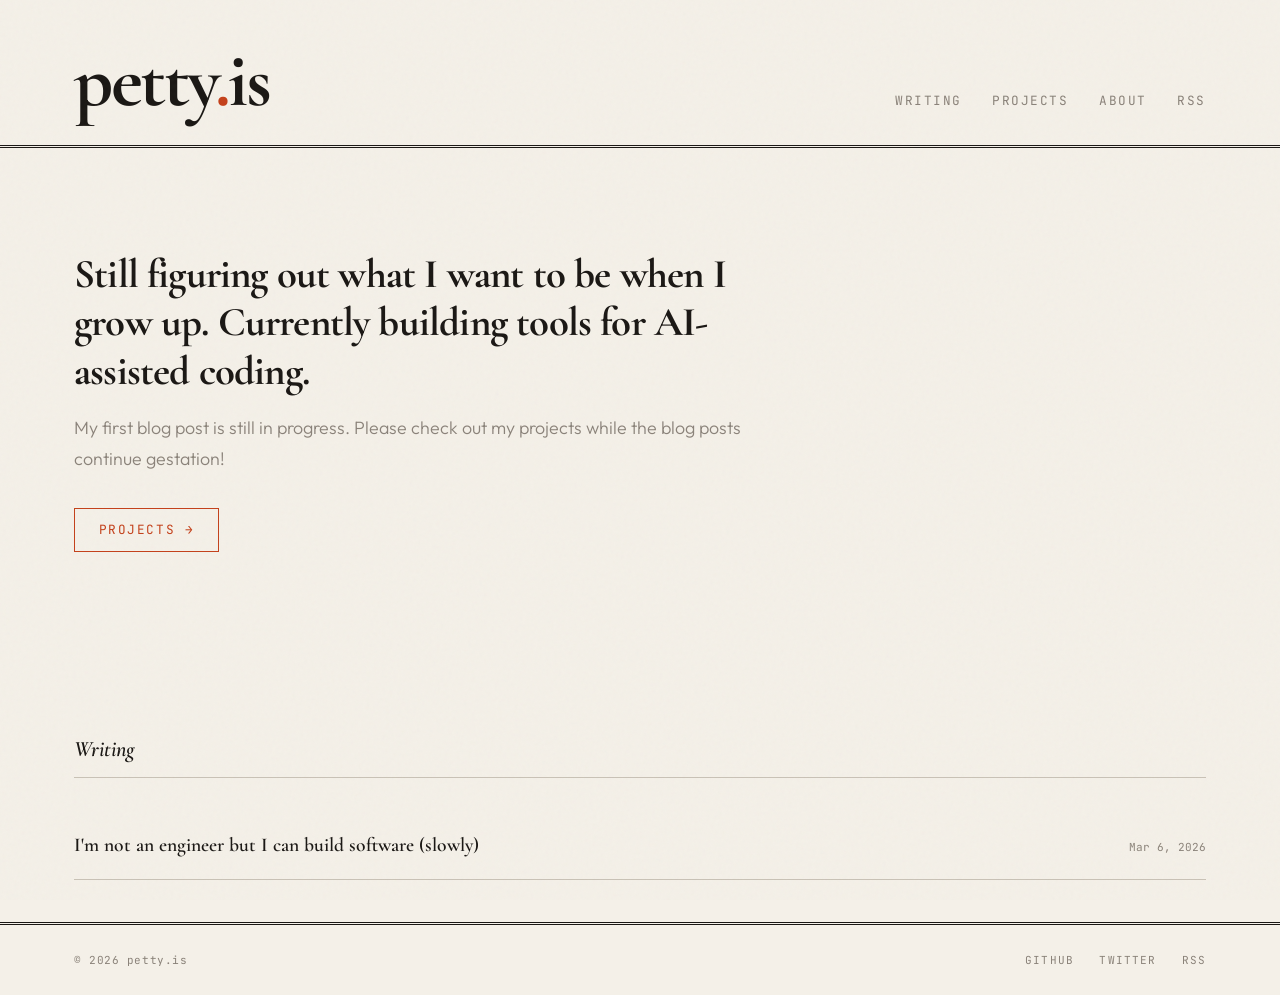
<file: index.html>
<!DOCTYPE html>
<html lang="en">
<head>
  <meta charset="UTF-8">
  <meta name="viewport" content="width=device-width, initial-scale=1.0">
  <title>petty.is</title>
  <meta name="description" content="Writing by Alec Petty (with much help from Claude) — discussing what I'm building and what's on my mind.">
  <link rel="stylesheet" href="style.css">
  <!-- Add your favicon here -->
  <!-- <link rel="icon" href="/favicon.ico"> -->
</head>
<body>
  <div class="site-wrapper">

    <!-- ======== MASTHEAD ======== -->
    <header class="masthead">
      <div class="container">
        <div class="masthead-inner">
          <a href="/" class="site-title">petty<span>.</span>is</a>
          <nav class="masthead-nav">
            <a href="/">Writing</a>
            <a href="/projects.html">Projects</a>
            <a href="/about.html">About</a>
            <a href="/rss.xml">RSS</a>
          </nav>
        </div>
      </div>
    </header>

    <main>
      <div class="container">
        <section class="landing">
          <p class="landing-intro">
            Still figuring out what I want to be when I grow up. Currently building tools for AI-assisted coding.
          </p>
          <p class="landing-sub">
            My first blog post is still in progress. Please check out my projects while the blog posts continue gestation!
          </p>
          <a href="/projects.html" class="landing-cta">Projects &rarr;</a>
        </section>
      </div>

      <div class="container">
        <section class="posts-section" id="writing" style="display:none;">
          <div class="section-header">
            <h2 class="section-title">Writing</h2>
          </div>
          <ul class="post-list" id="post-list"></ul>
        </section>
      </div>
    </main>

  <script>
    fetch('/posts.json')
      .then(r => r.json())
      .then(posts => {
        if (!posts.length) return;
        const list = document.getElementById('post-list');
        posts.forEach(post => {
          const li = document.createElement('li');
          const date = new Date(post.date + 'T00:00:00');
          const formatted = date.toLocaleDateString('en-US', { month: 'short', day: 'numeric', year: 'numeric' });
          li.innerHTML =
            '<span class="post-list-title"><a href="/posts/' + post.slug + '.html">' + post.title + '</a></span>' +
            '<span class="post-list-date">' + formatted + '</span>';
          list.appendChild(li);
        });
        document.getElementById('writing').style.display = '';
      })
      .catch(() => {});
  </script>

    <!-- ======== FOOTER ======== -->
    <footer class="site-footer">
      <div class="container">
        <div class="footer-inner">
          <span class="footer-copy">&copy; 2026 petty.is</span>
          <div class="footer-links">
            <a href="https://github.com/a-petty">GitHub</a>
            <a href="https://twitter.com/">Twitter</a>
            <a href="/rss.xml">RSS</a>
          </div>
        </div>
      </div>
    </footer>

  </div>

</body>
</html>
</file>
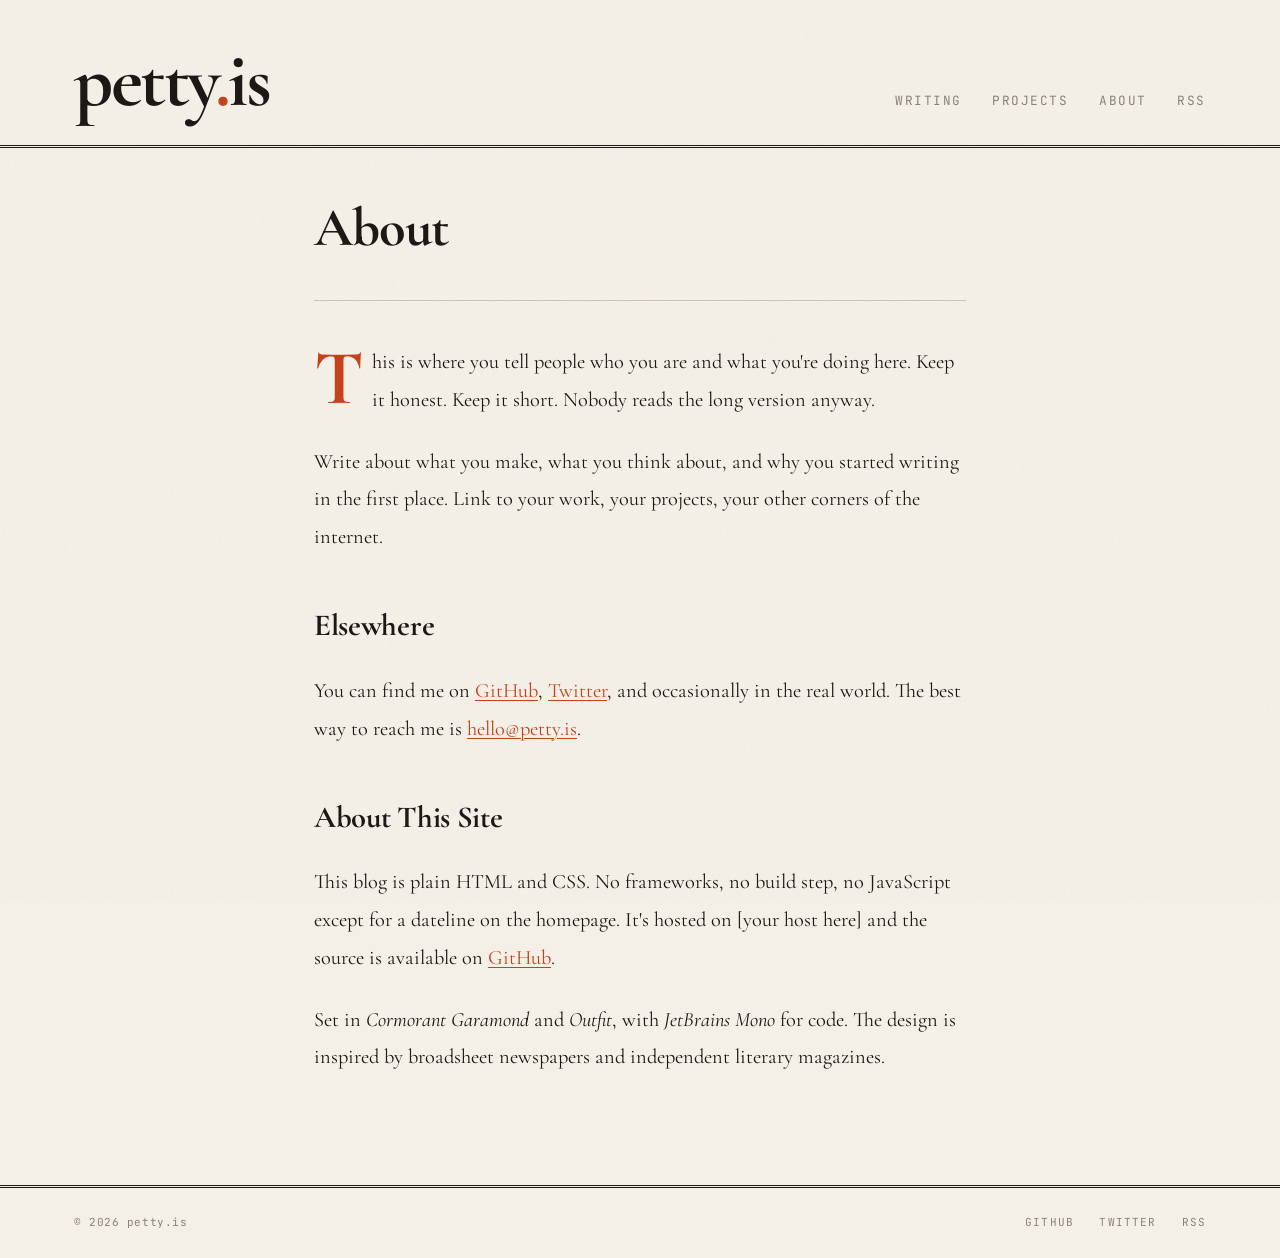
<file: about.html>
<!DOCTYPE html>
<html lang="en">
<head>
  <meta charset="UTF-8">
  <meta name="viewport" content="width=device-width, initial-scale=1.0">
  <title>About — petty.is</title>
  <meta name="description" content="About Petty and this blog.">
  <link rel="stylesheet" href="style.css">
</head>
<body>
  <div class="site-wrapper">

    <header class="masthead">
      <div class="container">
        <div class="masthead-inner">
          <a href="/" class="site-title">petty<span>.</span>is</a>
          <nav class="masthead-nav">
            <a href="/">Writing</a>
            <a href="/projects.html">Projects</a>
            <a href="/about.html">About</a>
            <a href="/rss.xml">RSS</a>
          </nav>
        </div>
      </div>
    </header>

    <main>
      <article class="article">
        <header class="article-header">
          <h1 class="article-title">About</h1>
        </header>

        <div class="prose">
          <p>
            This is where you tell people who you are and what you're doing here.
            Keep it honest. Keep it short. Nobody reads the long version anyway.
          </p>

          <p>
            Write about what you make, what you think about, and why you
            started writing in the first place. Link to your work, your
            projects, your other corners of the internet.
          </p>

          <h2>Elsewhere</h2>

          <p>
            You can find me on <a href="https://github.com/">GitHub</a>,
            <a href="https://twitter.com/">Twitter</a>, and occasionally
            in the real world. The best way to reach me is
            <a href="mailto:hello@petty.is">hello@petty.is</a>.
          </p>

          <h2>About This Site</h2>

          <p>
            This blog is plain HTML and CSS. No frameworks, no build step,
            no JavaScript except for a dateline on the homepage. It's hosted
            on [your host here] and the source is available on
            <a href="https://github.com/a-petty">GitHub</a>.
          </p>

          <p>
            Set in <em>Cormorant Garamond</em> and <em>Outfit</em>, with
            <em>JetBrains Mono</em> for code. The design is inspired by
            broadsheet newspapers and independent literary magazines.
          </p>
        </div>
      </article>
    </main>

    <footer class="site-footer">
      <div class="container">
        <div class="footer-inner">
          <span class="footer-copy">&copy; 2026 petty.is</span>
          <div class="footer-links">
            <a href="https://github.com/a-petty">GitHub</a>
            <a href="https://twitter.com/">Twitter</a>
            <a href="/rss.xml">RSS</a>
          </div>
        </div>
      </div>
    </footer>

  </div>
</body>
</html>
</file>
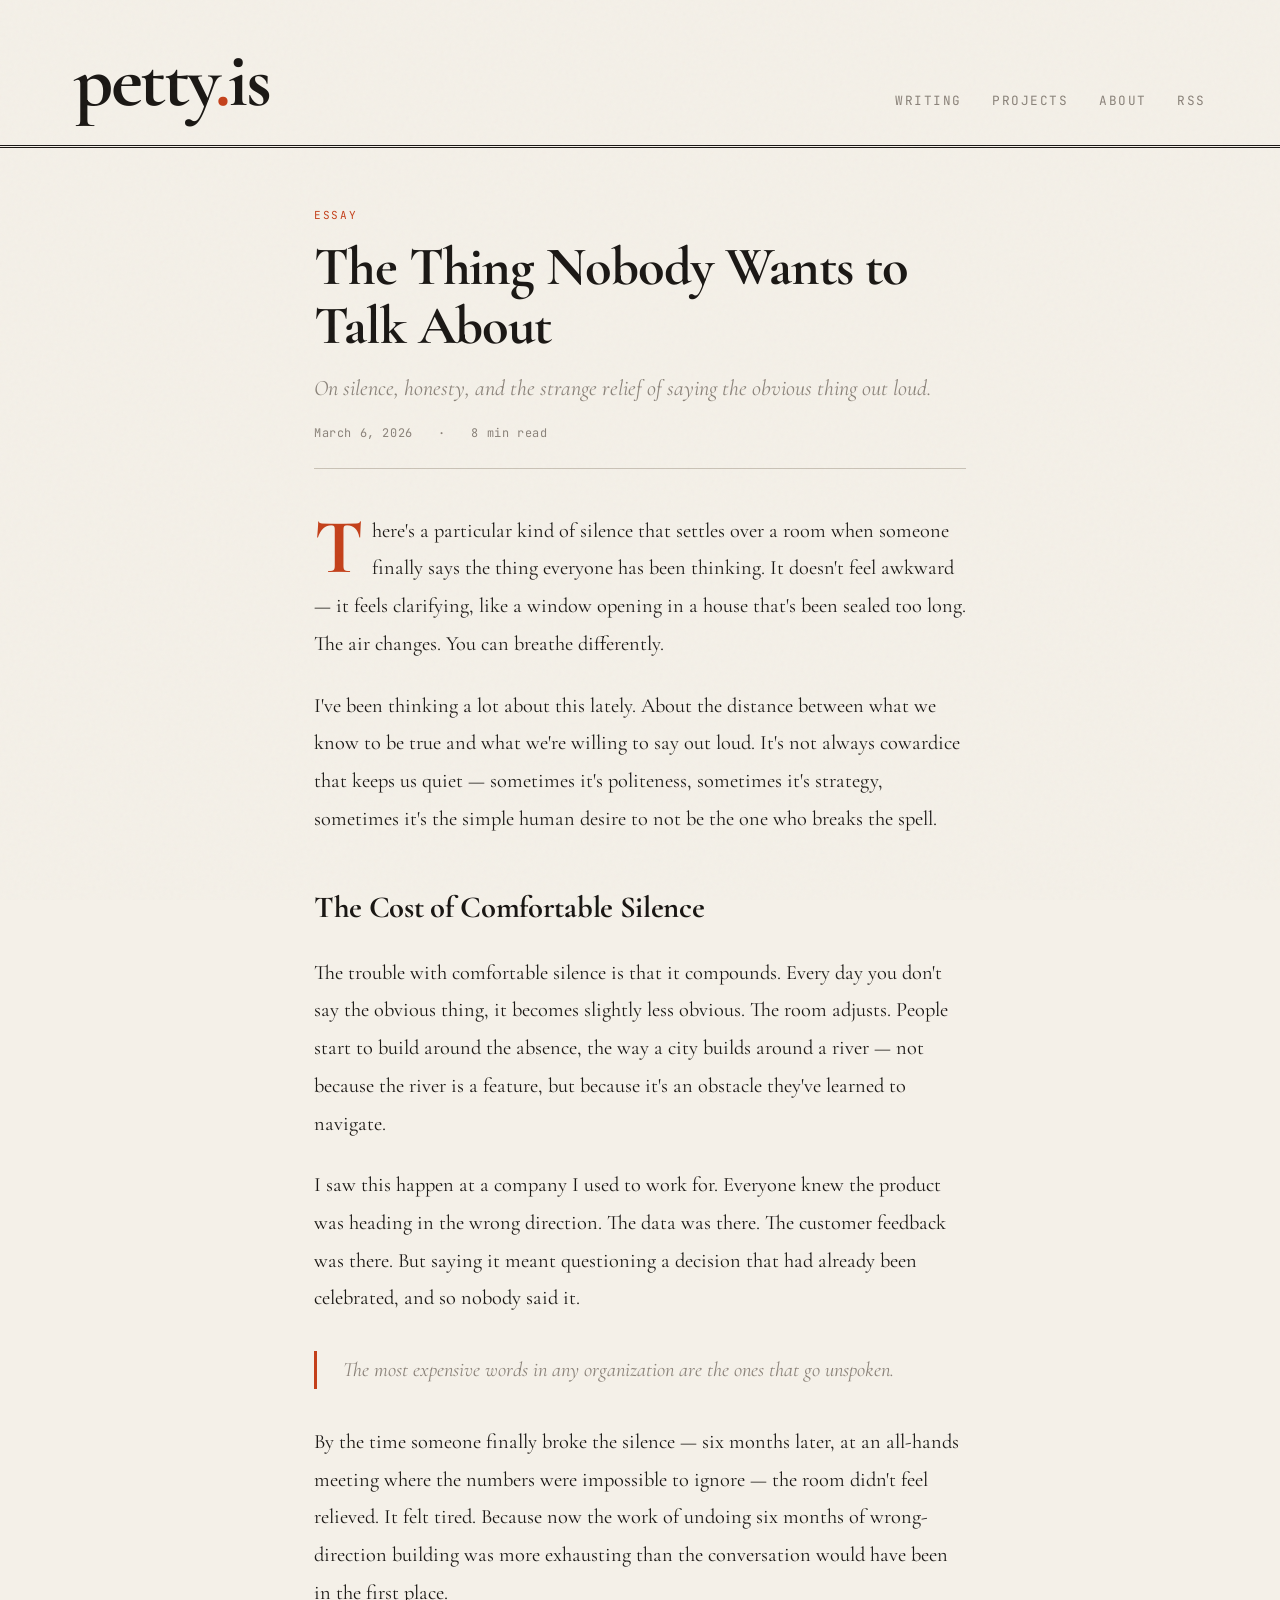
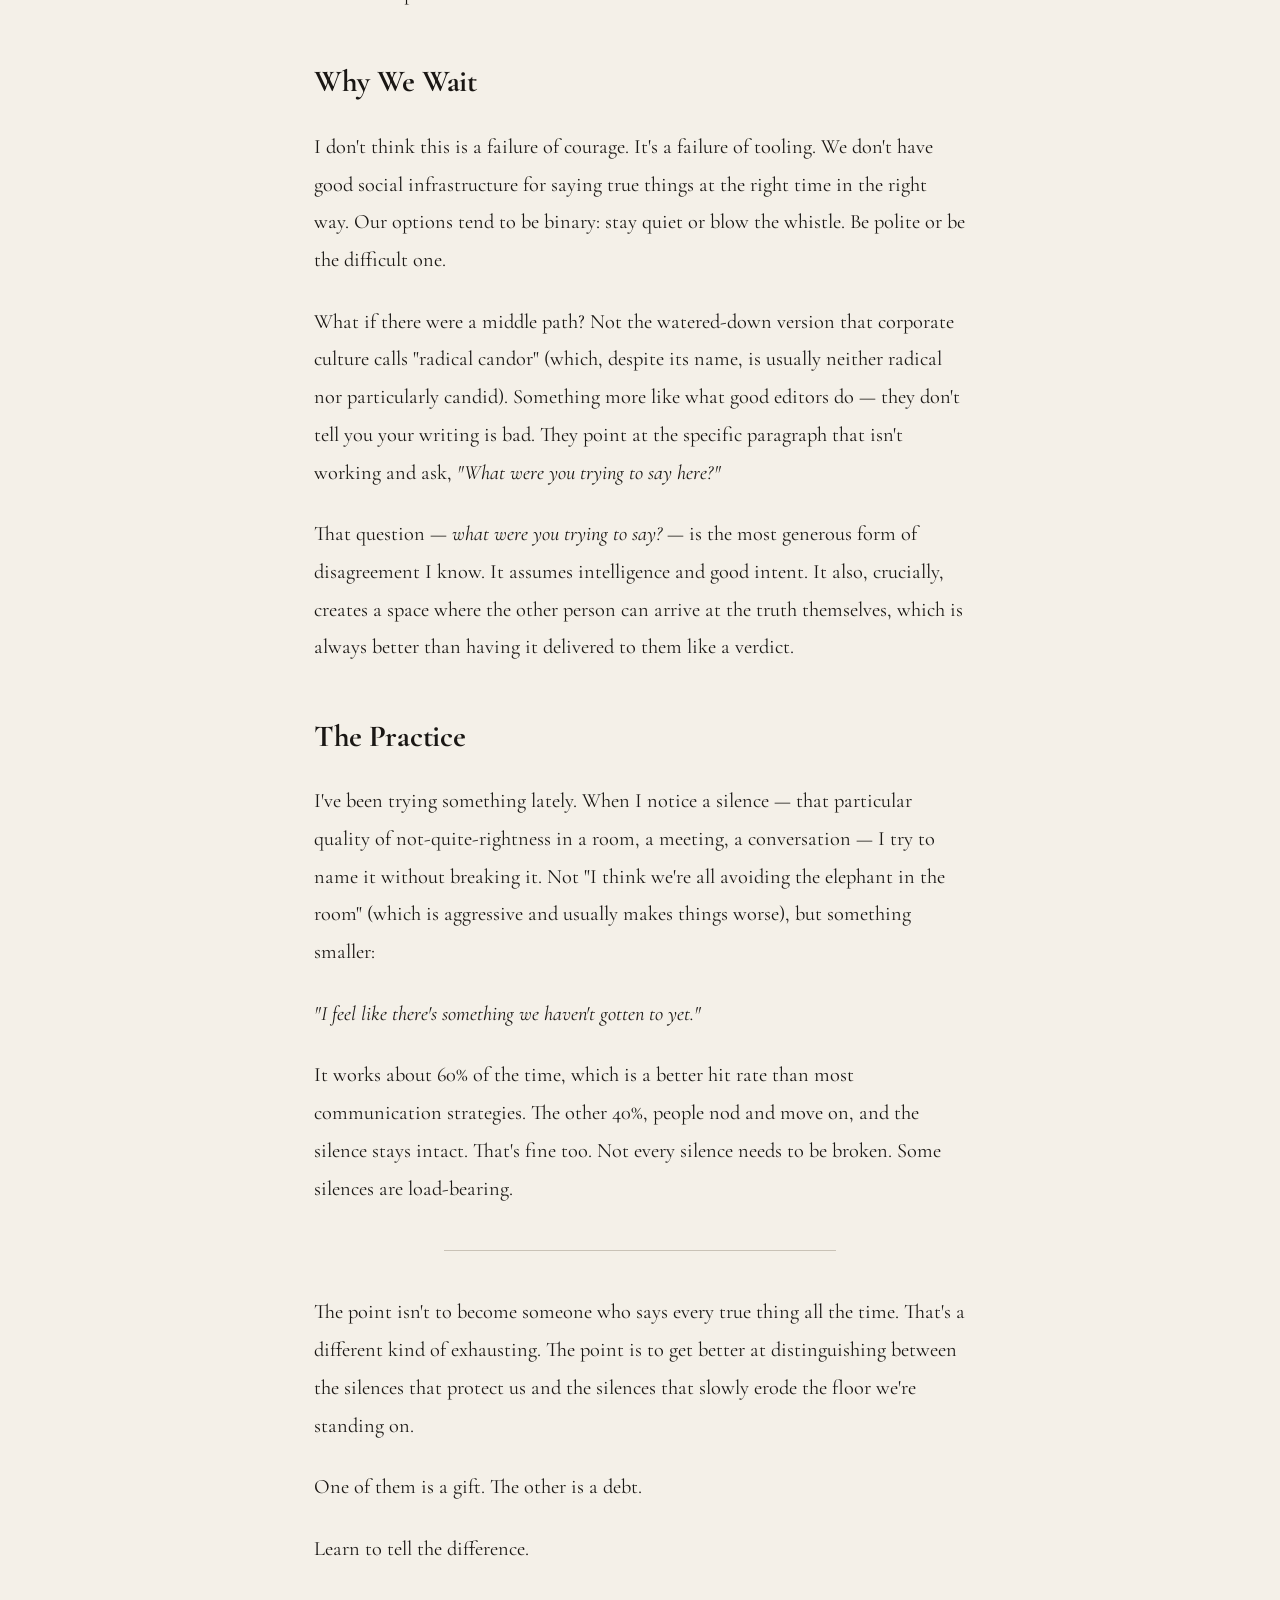
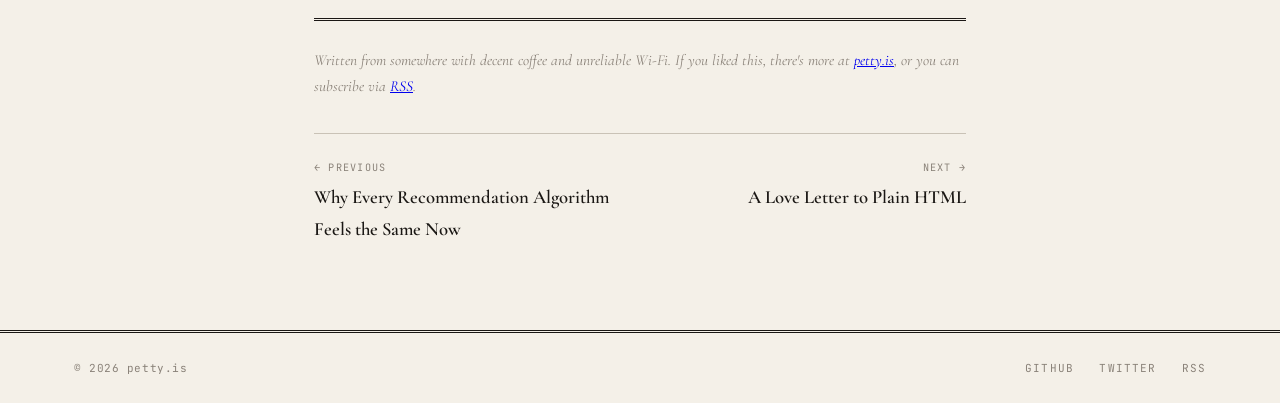
<file: post.html>
<!DOCTYPE html>
<html lang="en">
<head>
  <meta charset="UTF-8">
  <meta name="viewport" content="width=device-width, initial-scale=1.0">
  <title>The Thing Nobody Wants to Talk About — petty.is</title>
  <meta name="description" content="There's a particular kind of silence that settles over a room when someone says what everyone is already thinking.">
  <link rel="stylesheet" href="style.css">
</head>
<body>
  <div class="site-wrapper">

    <!-- ======== MASTHEAD ======== -->
    <header class="masthead">
      <div class="container">
        <div class="masthead-inner">
          <a href="/" class="site-title">petty<span>.</span>is</a>
          <nav class="masthead-nav">
            <a href="/">Writing</a>
            <a href="/projects.html">Projects</a>
            <a href="/about.html">About</a>
            <a href="/rss.xml">RSS</a>
          </nav>
        </div>
      </div>
    </header>

    <main>
      <article class="article">
        <!-- ======== ARTICLE HEADER ======== -->
        <header class="article-header">
          <span class="article-tag">Essay</span>
          <h1 class="article-title">The Thing Nobody Wants to Talk About</h1>
          <p class="article-subtitle">
            On silence, honesty, and the strange relief of saying
            the obvious thing out loud.
          </p>
          <div class="article-meta">
            <span>March 6, 2026</span>
            <span>8 min read</span>
          </div>
        </header>

        <!-- ======== ARTICLE BODY ======== -->
        <div class="prose">
          <p>
            There's a particular kind of silence that settles over a room when
            someone finally says the thing everyone has been thinking. It doesn't
            feel awkward — it feels clarifying, like a window opening in a house
            that's been sealed too long. The air changes. You can breathe
            differently.
          </p>

          <p>
            I've been thinking a lot about this lately. About the distance
            between what we know to be true and what we're willing to say out
            loud. It's not always cowardice that keeps us quiet — sometimes
            it's politeness, sometimes it's strategy, sometimes it's the simple
            human desire to not be the one who breaks the spell.
          </p>

          <h2>The Cost of Comfortable Silence</h2>

          <p>
            The trouble with comfortable silence is that it compounds. Every day
            you don't say the obvious thing, it becomes slightly less obvious.
            The room adjusts. People start to build around the absence, the way
            a city builds around a river — not because the river is a feature,
            but because it's an obstacle they've learned to navigate.
          </p>

          <p>
            I saw this happen at a company I used to work for. Everyone knew the
            product was heading in the wrong direction. The data was there. The
            customer feedback was there. But saying it meant questioning a
            decision that had already been celebrated, and so nobody said it.
          </p>

          <blockquote>
            <p>
              The most expensive words in any organization are the ones
              that go unspoken.
            </p>
          </blockquote>

          <p>
            By the time someone finally broke the silence — six months later,
            at an all-hands meeting where the numbers were impossible to
            ignore — the room didn't feel relieved. It felt tired. Because now
            the work of undoing six months of wrong-direction building was more
            exhausting than the conversation would have been in the first place.
          </p>

          <h2>Why We Wait</h2>

          <p>
            I don't think this is a failure of courage. It's a failure of
            tooling. We don't have good social infrastructure for saying true
            things at the right time in the right way. Our options tend to be
            binary: stay quiet or blow the whistle. Be polite or be the
            difficult one.
          </p>

          <p>
            What if there were a middle path? Not the watered-down version
            that corporate culture calls "radical candor" (which, despite its
            name, is usually neither radical nor particularly candid). Something
            more like what good editors do — they don't tell you your writing
            is bad. They point at the specific paragraph that isn't working and
            ask, <em>"What were you trying to say here?"</em>
          </p>

          <p>
            That question — <em>what were you trying to say?</em> — is the
            most generous form of disagreement I know. It assumes intelligence
            and good intent. It also, crucially, creates a space where the
            other person can arrive at the truth themselves, which is always
            better than having it delivered to them like a verdict.
          </p>

          <h2>The Practice</h2>

          <p>
            I've been trying something lately. When I notice a silence — that
            particular quality of not-quite-rightness in a room, a meeting, a
            conversation — I try to name it without breaking it. Not "I think
            we're all avoiding the elephant in the room" (which is aggressive
            and usually makes things worse), but something smaller:
          </p>

          <p>
            <em>"I feel like there's something we haven't gotten to yet."</em>
          </p>

          <p>
            It works about 60% of the time, which is a better hit rate than
            most communication strategies. The other 40%, people nod and
            move on, and the silence stays intact. That's fine too. Not every
            silence needs to be broken. Some silences are load-bearing.
          </p>

          <hr>

          <p>
            The point isn't to become someone who says every true thing all
            the time. That's a different kind of exhausting. The point is to get
            better at distinguishing between the silences that protect us and
            the silences that slowly erode the floor we're standing on.
          </p>

          <p>
            One of them is a gift. The other is a debt.
          </p>

          <p>
            Learn to tell the difference.
          </p>
        </div>

        <!-- ======== ARTICLE FOOTER ======== -->
        <footer class="article-footer">
          <p class="article-footer-bio">
            Written from somewhere with decent coffee and unreliable Wi-Fi.
            If you liked this, there's more at <a href="/">petty.is</a>,
            or you can subscribe via <a href="/rss.xml">RSS</a>.
          </p>

          <nav class="post-nav">
            <a href="post.html" class="post-nav-prev">
              <div class="post-nav-label">&larr; Previous</div>
              <div class="post-nav-title">Why Every Recommendation Algorithm Feels the Same Now</div>
            </a>
            <a href="post.html" class="post-nav-next">
              <div class="post-nav-label">Next &rarr;</div>
              <div class="post-nav-title">A Love Letter to Plain HTML</div>
            </a>
          </nav>
        </footer>
      </article>
    </main>

    <!-- ======== FOOTER ======== -->
    <footer class="site-footer">
      <div class="container">
        <div class="footer-inner">
          <span class="footer-copy">&copy; 2026 petty.is</span>
          <div class="footer-links">
            <a href="https://github.com/a-petty">GitHub</a>
            <a href="https://twitter.com/">Twitter</a>
            <a href="/rss.xml">RSS</a>
          </div>
        </div>
      </div>
    </footer>

  </div>
</body>
</html>
</file>
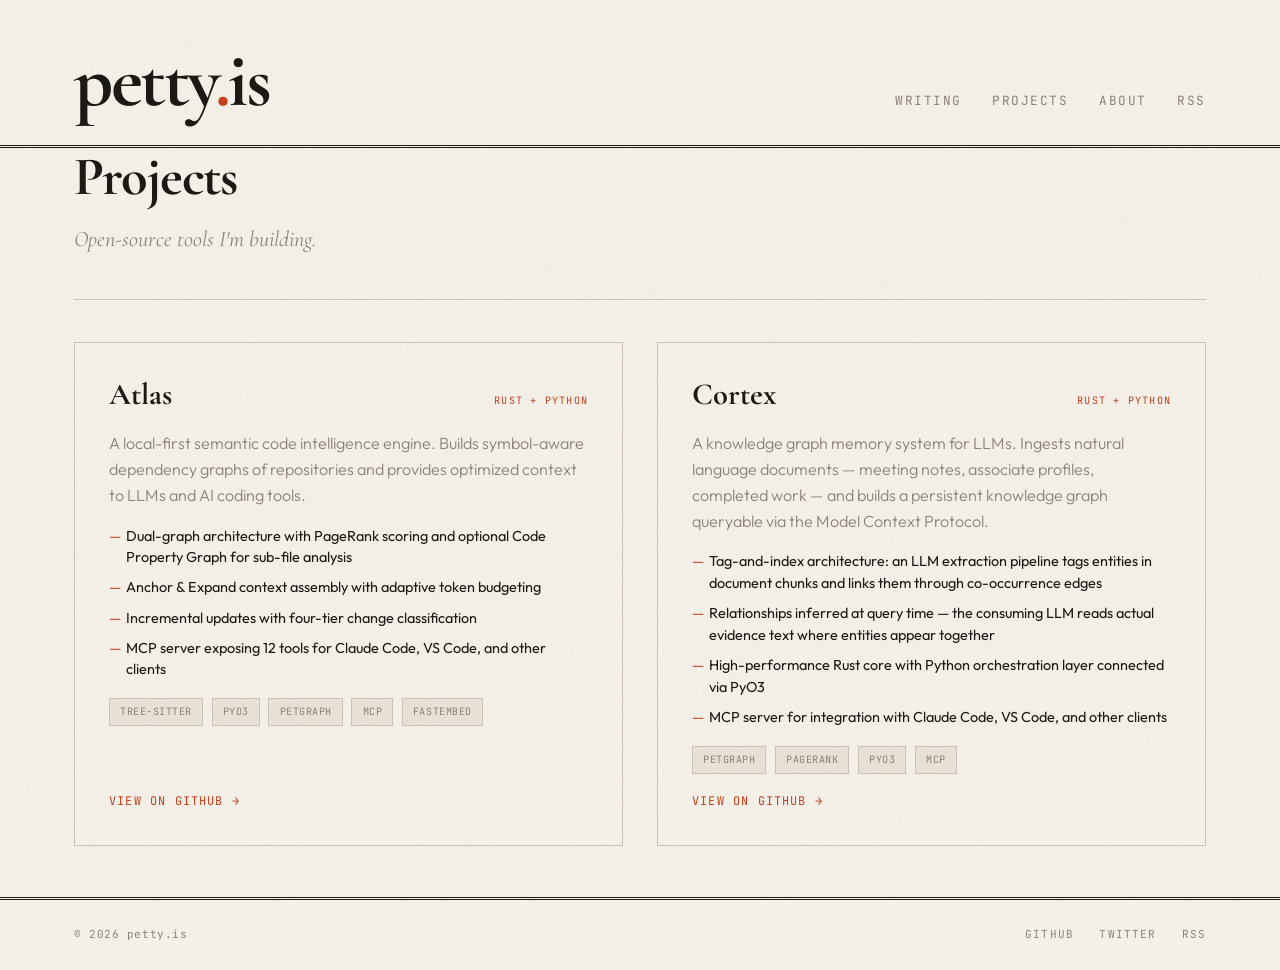
<file: projects.html>
<!DOCTYPE html>
<html lang="en">
<head>
  <meta charset="UTF-8">
  <meta name="viewport" content="width=device-width, initial-scale=1.0">
  <title>Projects — petty.is</title>
  <meta name="description" content="Software development projects by Petty.">
  <link rel="stylesheet" href="style.css">
</head>
<body>
  <div class="site-wrapper">

    <header class="masthead">
      <div class="container">
        <div class="masthead-inner">
          <a href="/" class="site-title">petty<span>.</span>is</a>
          <nav class="masthead-nav">
            <a href="/">Writing</a>
            <a href="/projects.html">Projects</a>
            <a href="/about.html">About</a>
            <a href="/rss.xml">RSS</a>
          </nav>
        </div>
      </div>
    </header>

    <main>
      <div class="container">
        <section class="projects-page">
          <header class="article-header">
            <h1 class="article-title">Projects</h1>
            <p class="article-subtitle">Open-source tools I'm building.</p>
          </header>

          <div class="project-grid">

            <article class="project-card">
              <div class="project-card-header">
                <h2 class="project-card-title">
                  <a href="https://github.com/a-petty/Atlas">Atlas</a>
                </h2>
                <span class="project-card-tag">Rust + Python</span>
              </div>
              <p class="project-card-desc">
                A local-first semantic code intelligence engine. Builds symbol-aware
                dependency graphs of repositories and provides optimized context
                to LLMs and AI coding tools.
              </p>
              <ul class="project-card-features">
                <li>Dual-graph architecture with PageRank scoring and optional Code Property Graph for sub-file analysis</li>
                <li>Anchor &amp; Expand context assembly with adaptive token budgeting</li>
                <li>Incremental updates with four-tier change classification</li>
                <li>MCP server exposing 12 tools for Claude Code, VS Code, and other clients</li>
              </ul>
              <div class="project-card-tech">
                <span>Tree-sitter</span>
                <span>PyO3</span>
                <span>petgraph</span>
                <span>MCP</span>
                <span>FastEmbed</span>
              </div>
              <a href="https://github.com/a-petty/Atlas" class="project-card-link">View on GitHub &rarr;</a>
            </article>

            <article class="project-card">
              <div class="project-card-header">
                <h2 class="project-card-title">
                  <a href="https://github.com/a-petty/Cortex">Cortex</a>
                </h2>
                <span class="project-card-tag">Rust + Python</span>
              </div>
              <p class="project-card-desc">
                A knowledge graph memory system for LLMs. Ingests natural language
                documents — meeting notes, associate profiles, completed work — and
                builds a persistent knowledge graph queryable via the Model Context Protocol.
              </p>
              <ul class="project-card-features">
                <li>Tag-and-index architecture: an LLM extraction pipeline tags entities in document chunks and links them through co-occurrence edges</li>
                <li>Relationships inferred at query time — the consuming LLM reads actual evidence text where entities appear together</li>
                <li>High-performance Rust core with Python orchestration layer connected via PyO3</li>
                <li>MCP server for integration with Claude Code, VS Code, and other clients</li>
              </ul>
              <div class="project-card-tech">
                <span>petgraph</span>
                <span>PageRank</span>
                <span>PyO3</span>
                <span>MCP</span>
              </div>
              <a href="https://github.com/a-petty/Cortex" class="project-card-link">View on GitHub &rarr;</a>
            </article>

          </div>
        </section>
      </div>
    </main>

    <footer class="site-footer">
      <div class="container">
        <div class="footer-inner">
          <span class="footer-copy">&copy; 2026 petty.is</span>
          <div class="footer-links">
            <a href="https://github.com/a-petty">GitHub</a>
            <a href="https://twitter.com/">Twitter</a>
            <a href="/rss.xml">RSS</a>
          </div>
        </div>
      </div>
    </footer>

  </div>
</body>
</html>
</file>
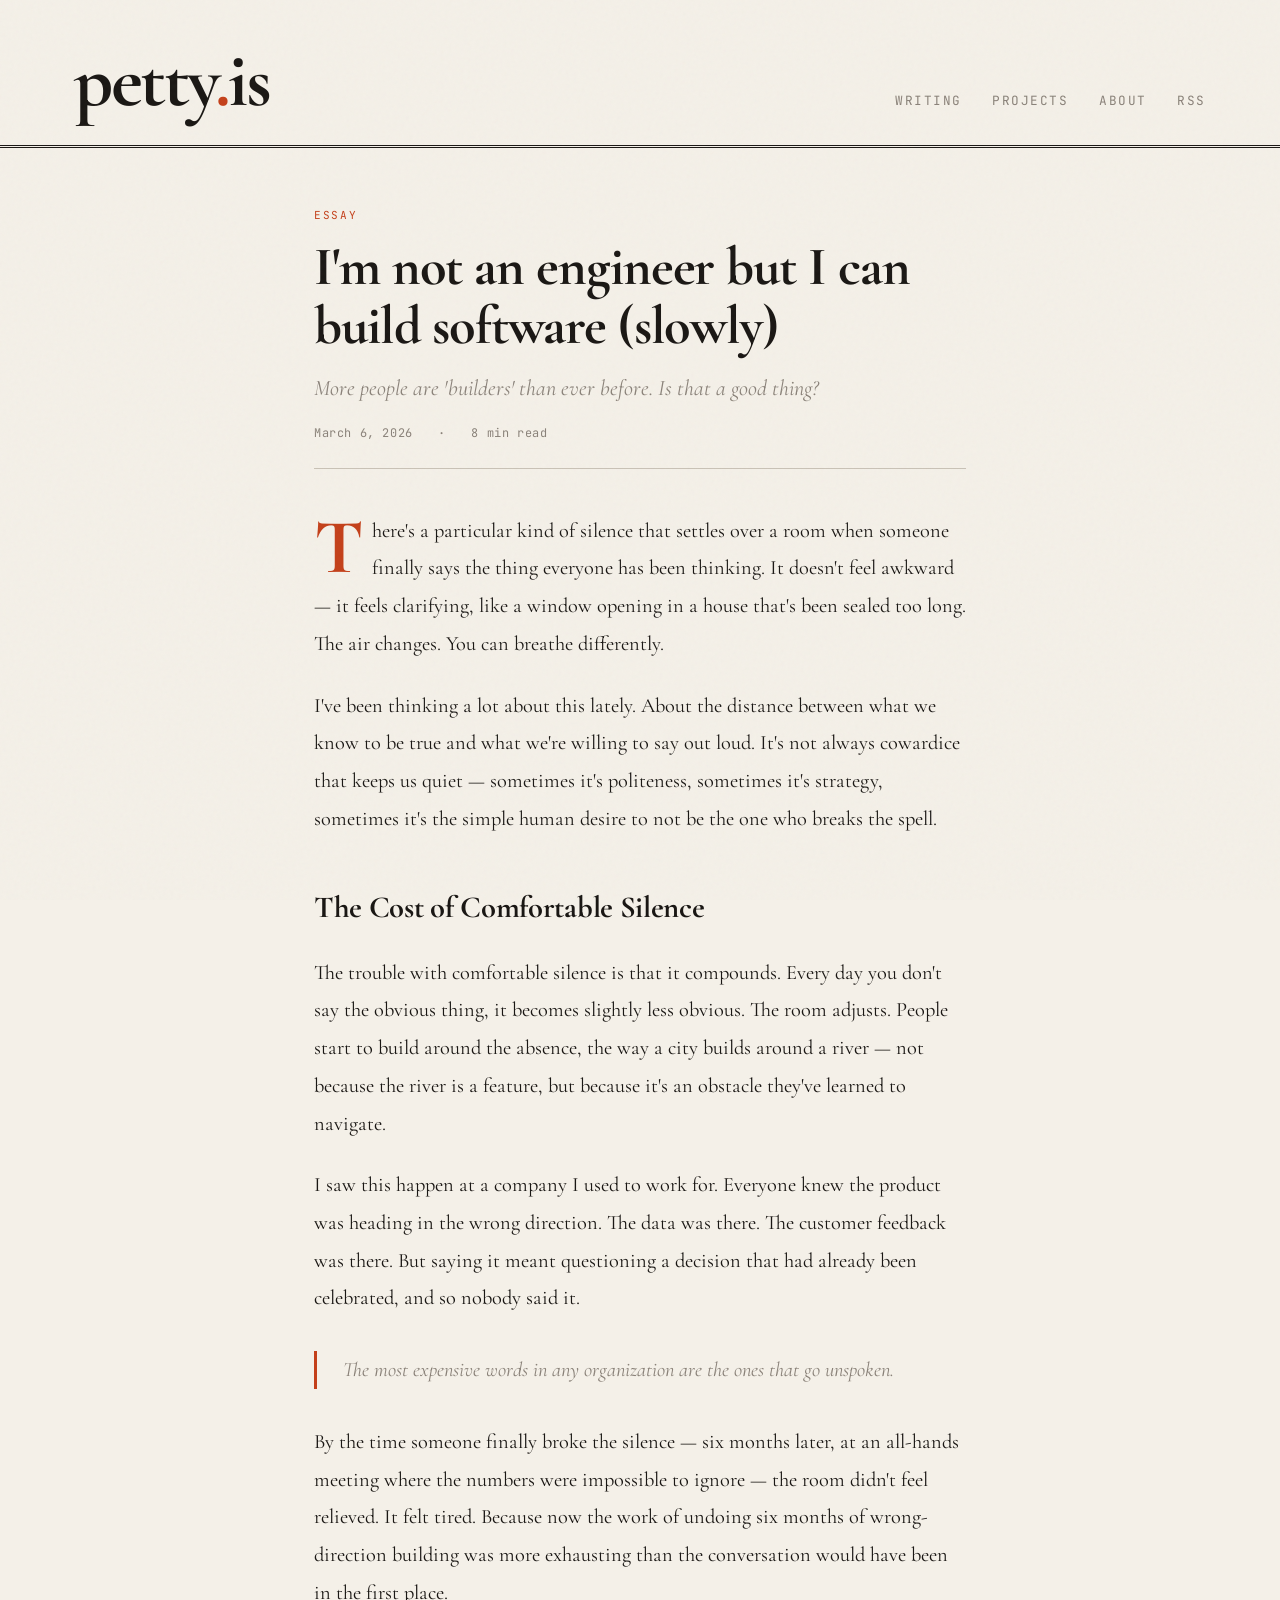
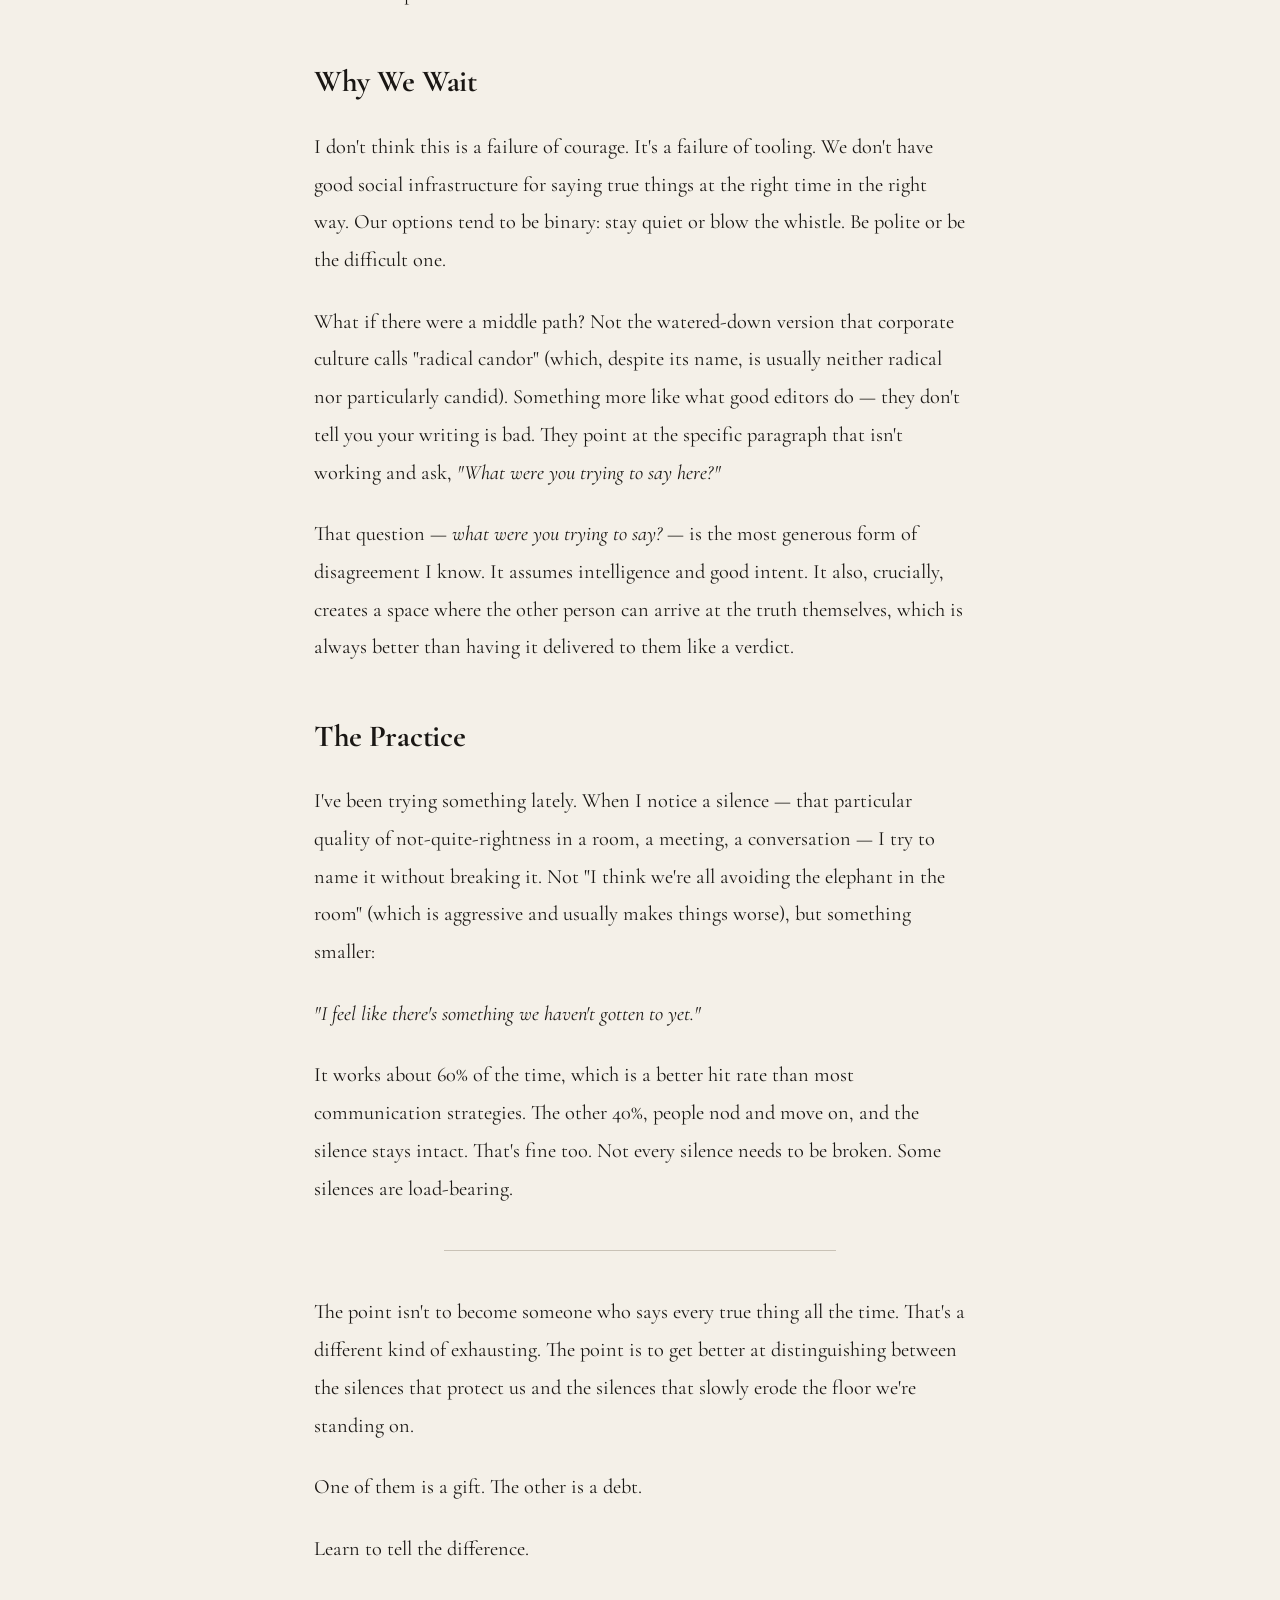
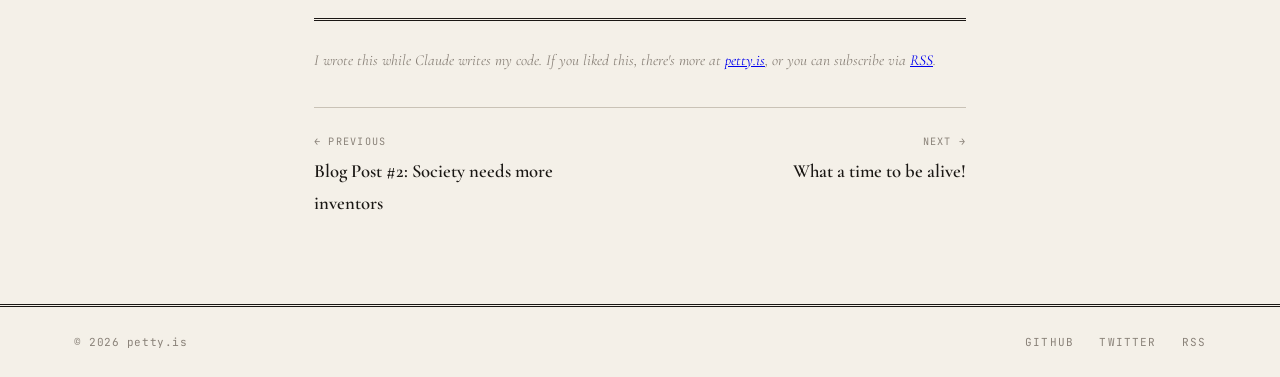
<file: posts/not-an-engineer.html>
<!DOCTYPE html>
<html lang="en">
<head>
  <meta charset="UTF-8">
  <meta name="viewport" content="width=device-width, initial-scale=1.0">
  <title>I'm not an engineer but I can build software (slowly) — petty.is</title>
  <meta name="description" content="More people are 'builders' than ever before. Is that a good thing?">
  <link rel="stylesheet" href="/style.css">
</head>
<body>
  <div class="site-wrapper">

    <!-- ======== MASTHEAD ======== -->
    <header class="masthead">
      <div class="container">
        <div class="masthead-inner">
          <a href="/" class="site-title">petty<span>.</span>is</a>
          <nav class="masthead-nav">
            <a href="/">Writing</a>
            <a href="/projects.html">Projects</a>
            <a href="/about.html">About</a>
            <a href="/rss.xml">RSS</a>
          </nav>
        </div>
      </div>
    </header>

    <main>
      <article class="article">
        <!-- ======== ARTICLE HEADER ======== -->
        <header class="article-header">
          <span class="article-tag">Essay</span>
          <h1 class="article-title">I'm not an engineer but I can build software (slowly)</h1>
          <p class="article-subtitle">
            More people are 'builders' than ever before. Is that a good thing?
          </p>
          <div class="article-meta">
            <span>March 6, 2026</span>
            <span>8 min read</span>
          </div>
        </header>

        <!-- ======== ARTICLE BODY ======== -->
        <div class="prose">
          <p>
            There's a particular kind of silence that settles over a room when
            someone finally says the thing everyone has been thinking. It doesn't
            feel awkward — it feels clarifying, like a window opening in a house
            that's been sealed too long. The air changes. You can breathe
            differently.
          </p>

          <p>
            I've been thinking a lot about this lately. About the distance
            between what we know to be true and what we're willing to say out
            loud. It's not always cowardice that keeps us quiet — sometimes
            it's politeness, sometimes it's strategy, sometimes it's the simple
            human desire to not be the one who breaks the spell.
          </p>

          <h2>The Cost of Comfortable Silence</h2>

          <p>
            The trouble with comfortable silence is that it compounds. Every day
            you don't say the obvious thing, it becomes slightly less obvious.
            The room adjusts. People start to build around the absence, the way
            a city builds around a river — not because the river is a feature,
            but because it's an obstacle they've learned to navigate.
          </p>

          <p>
            I saw this happen at a company I used to work for. Everyone knew the
            product was heading in the wrong direction. The data was there. The
            customer feedback was there. But saying it meant questioning a
            decision that had already been celebrated, and so nobody said it.
          </p>

          <blockquote>
            <p>
              The most expensive words in any organization are the ones
              that go unspoken.
            </p>
          </blockquote>

          <p>
            By the time someone finally broke the silence — six months later,
            at an all-hands meeting where the numbers were impossible to
            ignore — the room didn't feel relieved. It felt tired. Because now
            the work of undoing six months of wrong-direction building was more
            exhausting than the conversation would have been in the first place.
          </p>

          <h2>Why We Wait</h2>

          <p>
            I don't think this is a failure of courage. It's a failure of
            tooling. We don't have good social infrastructure for saying true
            things at the right time in the right way. Our options tend to be
            binary: stay quiet or blow the whistle. Be polite or be the
            difficult one.
          </p>

          <p>
            What if there were a middle path? Not the watered-down version
            that corporate culture calls "radical candor" (which, despite its
            name, is usually neither radical nor particularly candid). Something
            more like what good editors do — they don't tell you your writing
            is bad. They point at the specific paragraph that isn't working and
            ask, <em>"What were you trying to say here?"</em>
          </p>

          <p>
            That question — <em>what were you trying to say?</em> — is the
            most generous form of disagreement I know. It assumes intelligence
            and good intent. It also, crucially, creates a space where the
            other person can arrive at the truth themselves, which is always
            better than having it delivered to them like a verdict.
          </p>

          <h2>The Practice</h2>

          <p>
            I've been trying something lately. When I notice a silence — that
            particular quality of not-quite-rightness in a room, a meeting, a
            conversation — I try to name it without breaking it. Not "I think
            we're all avoiding the elephant in the room" (which is aggressive
            and usually makes things worse), but something smaller:
          </p>

          <p>
            <em>"I feel like there's something we haven't gotten to yet."</em>
          </p>

          <p>
            It works about 60% of the time, which is a better hit rate than
            most communication strategies. The other 40%, people nod and
            move on, and the silence stays intact. That's fine too. Not every
            silence needs to be broken. Some silences are load-bearing.
          </p>

          <hr>

          <p>
            The point isn't to become someone who says every true thing all
            the time. That's a different kind of exhausting. The point is to get
            better at distinguishing between the silences that protect us and
            the silences that slowly erode the floor we're standing on.
          </p>

          <p>
            One of them is a gift. The other is a debt.
          </p>

          <p>
            Learn to tell the difference.
          </p>
        </div>

        <!-- ======== ARTICLE FOOTER ======== -->
        <footer class="article-footer">
          <p class="article-footer-bio">
            I wrote this while Claude writes my code.
            If you liked this, there's more at <a href="/">petty.is</a>,
            or you can subscribe via <a href="/rss.xml">RSS</a>.
          </p>

          <nav class="post-nav">
            <a href="post.html" class="post-nav-prev">
              <div class="post-nav-label">&larr; Previous</div>
              <div class="post-nav-title">Blog Post #2: Society needs more inventors</div>
            </a>
            <a href="post.html" class="post-nav-next">
              <div class="post-nav-label">Next &rarr;</div>
              <div class="post-nav-title">What a time to be alive!</div>
            </a>
          </nav>
        </footer>
      </article>
    </main>

    <!-- ======== FOOTER ======== -->
    <footer class="site-footer">
      <div class="container">
        <div class="footer-inner">
          <span class="footer-copy">&copy; 2026 petty.is</span>
          <div class="footer-links">
            <a href="https://github.com/a-petty">GitHub</a>
            <a href="https://twitter.com/">Twitter</a>
            <a href="/rss.xml">RSS</a>
          </div>
        </div>
      </div>
    </footer>

  </div>
</body>
</html>
</file>
<file: style.css>
/* ============================================
   petty.is — editorial broadsheet blog
   ============================================ */

@import url('https://fonts.googleapis.com/css2?family=Cormorant+Garamond:ital,wght@0,400;0,600;0,700;1,400;1,600&family=JetBrains+Mono:wght@400;500&family=Outfit:wght@300;400;500;600&display=swap');

:root {
  --ink: #1a1714;
  --paper: #f4f0e8;
  --paper-dark: #e8e2d6;
  --accent: #c4401a;
  --accent-hover: #a83515;
  --muted: #8a8279;
  --rule: #c9c2b6;
  --font-display: 'Papyrus', 'Cormorant Garamond', Georgia, serif;
  --font-body: 'Outfit', system-ui, sans-serif;
  --font-mono: 'JetBrains Mono', monospace;
  --max-width: 1200px;
  --content-width: 720px;
}

/* === Reset & Base === */
*, *::before, *::after {
  margin: 0;
  padding: 0;
  box-sizing: border-box;
}

html {
  scroll-behavior: smooth;
  font-size: 17px;
}

body {
  font-family: var(--font-body);
  font-weight: 400;
  color: var(--ink);
  background-color: var(--paper);
  line-height: 1.7;
  -webkit-font-smoothing: antialiased;
  text-rendering: optimizeLegibility;
}

::selection {
  background: var(--accent);
  color: var(--paper);
}

/* === Subtle paper grain overlay === */
body::before {
  content: '';
  position: fixed;
  inset: 0;
  pointer-events: none;
  z-index: 9999;
  opacity: 0.03;
  background-image: url("data:image/svg+xml,%3Csvg viewBox='0 0 256 256' xmlns='http://www.w3.org/2000/svg'%3E%3Cfilter id='n'%3E%3CfeTurbulence type='fractalNoise' baseFrequency='0.9' numOctaves='4' stitchTiles='stitch'/%3E%3C/filter%3E%3Crect width='100%25' height='100%25' filter='url(%23n)'/%3E%3C/svg%3E");
}

/* === Layout === */
.site-wrapper {
  min-height: 100vh;
  display: flex;
  flex-direction: column;
}

.container {
  max-width: var(--max-width);
  margin: 0 auto;
  padding: 0 2rem;
}

/* === Masthead === */
.masthead {
  padding: 2.5rem 0 1.5rem;
  border-bottom: 3px double var(--ink);
  position: relative;
}

.masthead-inner {
  display: flex;
  align-items: baseline;
  justify-content: space-between;
  gap: 2rem;
}

.site-title {
  font-family: var(--font-display);
  font-size: 4.5rem;
  font-weight: 700;
  letter-spacing: -0.03em;
  line-height: 1;
  color: var(--ink);
  text-decoration: none;
  transition: color 0.2s;
}

.site-title span {
  color: var(--accent);
}

.site-title:hover {
  color: var(--accent);
}

.masthead-nav {
  display: flex;
  gap: 1.8rem;
  align-items: baseline;
}

.masthead-nav a {
  font-family: var(--font-mono);
  font-size: 0.75rem;
  text-transform: uppercase;
  letter-spacing: 0.12em;
  color: var(--muted);
  text-decoration: none;
  position: relative;
  transition: color 0.2s;
}

.masthead-nav a::after {
  content: '';
  position: absolute;
  bottom: -2px;
  left: 0;
  width: 0;
  height: 1.5px;
  background: var(--accent);
  transition: width 0.3s cubic-bezier(0.25, 0.1, 0, 1);
}

.masthead-nav a:hover {
  color: var(--ink);
}

.masthead-nav a:hover::after {
  width: 100%;
}

/* === Dateline bar === */
.dateline {
  font-family: var(--font-mono);
  font-size: 0.7rem;
  letter-spacing: 0.1em;
  text-transform: uppercase;
  color: var(--muted);
  padding: 0.6rem 0;
  border-bottom: 1px solid var(--rule);
  display: flex;
  justify-content: space-between;
}

/* === Hero / Featured post === */
.hero {
  padding: 3rem 0;
  border-bottom: 1px solid var(--rule);
  display: grid;
  grid-template-columns: 1fr 1fr;
  gap: 3rem;
  align-items: start;
}

.hero-text {
  padding-top: 0.5rem;
}

.hero-label {
  font-family: var(--font-mono);
  font-size: 0.65rem;
  letter-spacing: 0.15em;
  text-transform: uppercase;
  color: var(--accent);
  margin-bottom: 0.8rem;
  display: inline-block;
}

.hero-title {
  font-family: var(--font-display);
  font-size: 3rem;
  font-weight: 700;
  line-height: 1.1;
  letter-spacing: -0.02em;
  margin-bottom: 1rem;
}

.hero-title a {
  color: inherit;
  text-decoration: none;
  transition: color 0.2s;
}

.hero-title a:hover {
  color: var(--accent);
}

.hero-excerpt {
  font-size: 1.05rem;
  color: var(--muted);
  line-height: 1.7;
  font-weight: 300;
  margin-bottom: 1rem;
}

.hero-meta {
  font-family: var(--font-mono);
  font-size: 0.7rem;
  color: var(--muted);
  letter-spacing: 0.05em;
}

.hero-image {
  aspect-ratio: 4/3;
  background: var(--paper-dark);
  border: 1px solid var(--rule);
  overflow: hidden;
  position: relative;
}

.hero-image img {
  width: 100%;
  height: 100%;
  object-fit: cover;
  transition: transform 0.6s cubic-bezier(0.25, 0.1, 0, 1);
}

.hero-image:hover img {
  transform: scale(1.03);
}

/* Placeholder pattern for images */
.placeholder-img {
  width: 100%;
  height: 100%;
  background:
    repeating-linear-gradient(
      45deg,
      transparent,
      transparent 10px,
      var(--rule) 10px,
      var(--rule) 11px
    );
  display: flex;
  align-items: center;
  justify-content: center;
}

.placeholder-img span {
  font-family: var(--font-mono);
  font-size: 0.65rem;
  text-transform: uppercase;
  letter-spacing: 0.1em;
  color: var(--muted);
  background: var(--paper);
  padding: 0.3rem 0.6rem;
}

/* === Post grid === */
.posts-section {
  padding: 2.5rem 0;
}

.section-header {
  display: flex;
  align-items: baseline;
  justify-content: space-between;
  margin-bottom: 2rem;
  padding-bottom: 0.5rem;
  border-bottom: 1px solid var(--rule);
}

.section-title {
  font-family: var(--font-display);
  font-size: 1.3rem;
  font-weight: 600;
  font-style: italic;
}

.section-link {
  font-family: var(--font-mono);
  font-size: 0.65rem;
  text-transform: uppercase;
  letter-spacing: 0.1em;
  color: var(--accent);
  text-decoration: none;
}

.section-link:hover {
  text-decoration: underline;
}

.post-grid {
  display: grid;
  grid-template-columns: repeat(3, 1fr);
  gap: 2rem;
}

.post-card {
  padding-bottom: 2rem;
  border-bottom: 1px solid var(--rule);
}

.post-card-image {
  aspect-ratio: 16/10;
  background: var(--paper-dark);
  border: 1px solid var(--rule);
  margin-bottom: 1rem;
  overflow: hidden;
}

.post-card-image img {
  width: 100%;
  height: 100%;
  object-fit: cover;
  transition: transform 0.5s cubic-bezier(0.25, 0.1, 0, 1);
}

.post-card:hover .post-card-image img {
  transform: scale(1.04);
}

.post-card-tag {
  font-family: var(--font-mono);
  font-size: 0.6rem;
  text-transform: uppercase;
  letter-spacing: 0.12em;
  color: var(--accent);
  margin-bottom: 0.5rem;
  display: inline-block;
}

.post-card-title {
  font-family: var(--font-display);
  font-size: 1.5rem;
  font-weight: 700;
  line-height: 1.2;
  margin-bottom: 0.5rem;
}

.post-card-title a {
  color: inherit;
  text-decoration: none;
  transition: color 0.2s;
}

.post-card-title a:hover {
  color: var(--accent);
}

.post-card-excerpt {
  font-size: 0.88rem;
  color: var(--muted);
  line-height: 1.6;
  font-weight: 300;
  margin-bottom: 0.6rem;
}

.post-card-meta {
  font-family: var(--font-mono);
  font-size: 0.65rem;
  color: var(--muted);
  letter-spacing: 0.04em;
}

/* === Sidebar list style (for archive, etc.) === */
.post-list {
  list-style: none;
}

.post-list li {
  padding: 1rem 0;
  border-bottom: 1px solid var(--rule);
  display: flex;
  justify-content: space-between;
  align-items: baseline;
  gap: 2rem;
}

.post-list-title {
  font-family: var(--font-display);
  font-size: 1.15rem;
  font-weight: 600;
}

.post-list-title a {
  color: inherit;
  text-decoration: none;
  transition: color 0.2s;
}

.post-list-title a:hover {
  color: var(--accent);
}

.post-list-date {
  font-family: var(--font-mono);
  font-size: 0.65rem;
  color: var(--muted);
  white-space: nowrap;
}

/* === Landing === */
.landing {
  padding: 6rem 0 8rem;
  max-width: var(--content-width);
}

.landing-intro {
  font-family: var(--font-display);
  font-size: 2.4rem;
  font-weight: 700;
  line-height: 1.2;
  letter-spacing: -0.02em;
  margin-bottom: 1rem;
}

.landing-sub {
  font-size: 1.05rem;
  color: var(--muted);
  font-weight: 300;
  line-height: 1.7;
  margin-bottom: 2rem;
}

.landing-cta {
  font-family: var(--font-mono);
  font-size: 0.75rem;
  text-transform: uppercase;
  letter-spacing: 0.12em;
  color: var(--accent);
  text-decoration: none;
  padding: 0.6rem 1.4rem;
  border: 1px solid var(--accent);
  transition: background 0.2s, color 0.2s;
  display: inline-block;
}

.landing-cta:hover {
  background: var(--accent);
  color: var(--paper);
}

.landing {
  animation: fadeUp 0.6s ease-out 0.1s both;
}

/* === Projects === */
.projects-page {
  padding-bottom: 3rem;
}

.project-grid {
  display: grid;
  grid-template-columns: repeat(2, 1fr);
  gap: 2rem;
  margin-top: 2rem;
}

.project-card {
  padding: 2rem;
  border: 1px solid var(--rule);
  background: var(--paper);
  display: flex;
  flex-direction: column;
  gap: 1rem;
}

.project-card-header {
  display: flex;
  align-items: baseline;
  justify-content: space-between;
  gap: 1rem;
}

.project-card-title {
  font-family: var(--font-display);
  font-size: 1.8rem;
  font-weight: 700;
  line-height: 1.2;
}

.project-card-title a {
  color: inherit;
  text-decoration: none;
  transition: color 0.2s;
}

.project-card-title a:hover {
  color: var(--accent);
}

.project-card-tag {
  font-family: var(--font-mono);
  font-size: 0.6rem;
  text-transform: uppercase;
  letter-spacing: 0.12em;
  color: var(--accent);
  white-space: nowrap;
}

.project-card-desc {
  font-size: 0.95rem;
  color: var(--muted);
  line-height: 1.6;
  font-weight: 300;
}

.project-card-features {
  list-style: none;
  padding: 0;
  display: flex;
  flex-direction: column;
  gap: 0.5rem;
}

.project-card-features li {
  font-family: var(--font-body);
  font-size: 0.85rem;
  color: var(--ink);
  line-height: 1.5;
  padding-left: 1rem;
  position: relative;
}

.project-card-features li::before {
  content: '\2014';
  position: absolute;
  left: 0;
  color: var(--accent);
}

.project-card-tech {
  display: flex;
  flex-wrap: wrap;
  gap: 0.5rem;
}

.project-card-tech span {
  font-family: var(--font-mono);
  font-size: 0.6rem;
  letter-spacing: 0.05em;
  text-transform: uppercase;
  color: var(--muted);
  background: var(--paper-dark);
  padding: 0.25rem 0.6rem;
  border: 1px solid var(--rule);
}

.project-card-link {
  font-family: var(--font-mono);
  font-size: 0.7rem;
  text-transform: uppercase;
  letter-spacing: 0.1em;
  color: var(--accent);
  text-decoration: none;
  margin-top: auto;
  transition: color 0.2s;
}

.project-card-link:hover {
  text-decoration: underline;
}

@media (max-width: 900px) {
  .project-grid {
    grid-template-columns: 1fr;
  }
}

/* === Article / Single post === */
.article {
  max-width: var(--content-width);
  margin: 0 auto;
  padding: 3rem 2rem 5rem;
}

.article-header {
  margin-bottom: 2.5rem;
  padding-bottom: 1.5rem;
  border-bottom: 1px solid var(--rule);
}

.article-tag {
  font-family: var(--font-mono);
  font-size: 0.65rem;
  text-transform: uppercase;
  letter-spacing: 0.15em;
  color: var(--accent);
  margin-bottom: 0.8rem;
  display: inline-block;
}

.article-title {
  font-family: var(--font-display);
  font-size: 3.2rem;
  font-weight: 700;
  line-height: 1.08;
  letter-spacing: -0.02em;
  margin-bottom: 1rem;
}

.article-subtitle {
  font-family: var(--font-display);
  font-size: 1.3rem;
  font-weight: 400;
  font-style: italic;
  color: var(--muted);
  line-height: 1.5;
  margin-bottom: 1rem;
}

.article-meta {
  font-family: var(--font-mono);
  font-size: 0.7rem;
  color: var(--muted);
  letter-spacing: 0.05em;
  display: flex;
  gap: 1.5rem;
}

.article-meta span::before {
  content: '·';
  margin-right: 1.5rem;
}

.article-meta span:first-child::before {
  display: none;
}

/* === Article body prose === */
.prose {
  font-family: var(--font-display);
  font-size: 1.2rem;
  line-height: 1.85;
  font-weight: 400;
}

.prose p {
  margin-bottom: 1.4rem;
}

.prose h2 {
  font-family: var(--font-display);
  font-size: 1.8rem;
  font-weight: 700;
  margin: 2.5rem 0 1rem;
  letter-spacing: -0.01em;
}

.prose h3 {
  font-family: var(--font-display);
  font-size: 1.4rem;
  font-weight: 600;
  font-style: italic;
  margin: 2rem 0 0.8rem;
}

.prose a {
  color: var(--accent);
  text-decoration-thickness: 1px;
  text-underline-offset: 3px;
  transition: text-decoration-color 0.2s;
}

.prose a:hover {
  text-decoration-color: transparent;
}

.prose blockquote {
  margin: 2rem 0;
  padding: 0 0 0 1.5rem;
  border-left: 3px solid var(--accent);
  font-style: italic;
  color: var(--muted);
}

.prose code {
  font-family: var(--font-mono);
  font-size: 0.85em;
  background: var(--paper-dark);
  padding: 0.15em 0.4em;
  border-radius: 3px;
}

.prose pre {
  background: var(--ink);
  color: var(--paper);
  padding: 1.5rem;
  margin: 2rem 0;
  overflow-x: auto;
  border-radius: 0;
  font-family: var(--font-mono);
  font-size: 0.8rem;
  line-height: 1.6;
}

.prose pre code {
  background: none;
  padding: 0;
  color: inherit;
}

.prose img {
  max-width: 100%;
  margin: 2rem 0;
  border: 1px solid var(--rule);
}

.prose figure {
  margin: 2.5rem 0;
}

.prose figcaption {
  font-family: var(--font-mono);
  font-size: 0.7rem;
  color: var(--muted);
  margin-top: 0.5rem;
  letter-spacing: 0.03em;
}

.prose hr {
  border: none;
  border-top: 1px solid var(--rule);
  margin: 2.5rem auto;
  width: 60%;
}

.prose ul, .prose ol {
  margin: 1.2rem 0;
  padding-left: 1.5rem;
}

.prose li {
  margin-bottom: 0.4rem;
}

/* === Drop cap for first paragraph === */
.prose > p:first-child::first-letter {
  font-family: var(--font-display);
  font-weight: 700;
  font-size: 3.8em;
  float: left;
  line-height: 0.8;
  margin: 0.05em 0.1em 0 0;
  color: var(--accent);
}

/* === Footnotes / end section === */
.article-footer {
  margin-top: 3rem;
  padding-top: 1.5rem;
  border-top: 3px double var(--ink);
}

.article-footer-bio {
  font-size: 0.9rem;
  color: var(--muted);
  font-style: italic;
  font-family: var(--font-display);
}

/* === Post navigation === */
.post-nav {
  display: grid;
  grid-template-columns: 1fr 1fr;
  gap: 2rem;
  margin-top: 2rem;
  padding-top: 1.5rem;
  border-top: 1px solid var(--rule);
}

.post-nav a {
  text-decoration: none;
  color: inherit;
}

.post-nav-label {
  font-family: var(--font-mono);
  font-size: 0.6rem;
  text-transform: uppercase;
  letter-spacing: 0.12em;
  color: var(--muted);
  margin-bottom: 0.3rem;
}

.post-nav-title {
  font-family: var(--font-display);
  font-size: 1.1rem;
  font-weight: 600;
  transition: color 0.2s;
}

.post-nav a:hover .post-nav-title {
  color: var(--accent);
}

.post-nav-next {
  text-align: right;
}

/* === Footer === */
.site-footer {
  margin-top: auto;
  border-top: 3px double var(--ink);
  padding: 1.5rem 0;
}

.footer-inner {
  display: flex;
  justify-content: space-between;
  align-items: baseline;
}

.footer-copy {
  font-family: var(--font-mono);
  font-size: 0.65rem;
  color: var(--muted);
  letter-spacing: 0.05em;
}

.footer-links {
  display: flex;
  gap: 1.5rem;
}

.footer-links a {
  font-family: var(--font-mono);
  font-size: 0.65rem;
  text-transform: uppercase;
  letter-spacing: 0.1em;
  color: var(--muted);
  text-decoration: none;
  transition: color 0.2s;
}

.footer-links a:hover {
  color: var(--accent);
}

/* === Page entrance animation === */
@keyframes fadeUp {
  from {
    opacity: 0;
    transform: translateY(12px);
  }
  to {
    opacity: 1;
    transform: translateY(0);
  }
}

.masthead {
  animation: fadeUp 0.5s ease-out;
}

.hero {
  animation: fadeUp 0.6s ease-out 0.1s both;
}

.posts-section {
  animation: fadeUp 0.6s ease-out 0.2s both;
}

.article-header {
  animation: fadeUp 0.5s ease-out;
}

.prose {
  animation: fadeUp 0.5s ease-out 0.1s both;
}

/* === Responsive === */
@media (max-width: 900px) {
  html { font-size: 16px; }

  .site-title { font-size: 3rem; }

  .hero {
    grid-template-columns: 1fr;
    gap: 1.5rem;
  }

  .hero-title { font-size: 2.2rem; }
  .article-title { font-size: 2.4rem; }

  .post-grid {
    grid-template-columns: 1fr;
    gap: 1.5rem;
  }
}

@media (max-width: 600px) {
  .container { padding: 0 1.2rem; }
  .site-title { font-size: 2.2rem; }
  .masthead-inner { flex-direction: column; gap: 0.8rem; }
  .masthead-nav { gap: 1.2rem; }
  .hero-title { font-size: 1.8rem; }
  .article { padding: 2rem 1.2rem 3rem; }
  .article-title { font-size: 2rem; }
  .post-nav { grid-template-columns: 1fr; }
  .footer-inner { flex-direction: column; gap: 0.8rem; }
  .dateline { flex-direction: column; gap: 0.3rem; }
}
</file>
